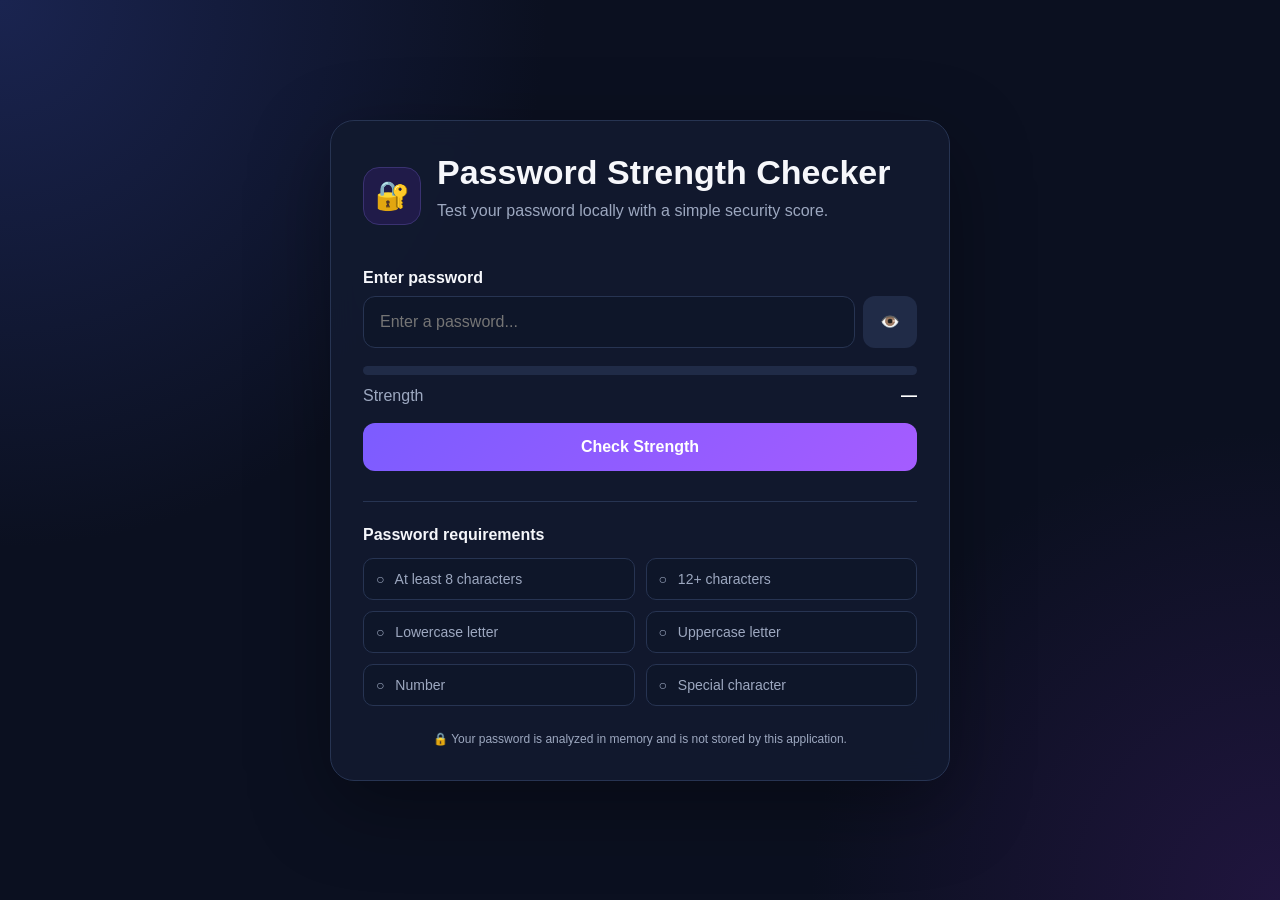
<file: index.html>
<!DOCTYPE html>
<html lang="en">
<head>
  <meta charset="UTF-8" />
  <meta name="viewport" content="width=device-width, initial-scale=1.0" />
  <meta name="description" content="A simple password strength checker." />
  <title>Password Strength Checker</title>
  <link rel="stylesheet" href="style.css" />
</head>
<body>
  <main class="container">
    <section class="card">
      <div class="header">
        <div class="icon">🔐</div>
        <div>
          <h1>Password Strength Checker</h1>
          <p>Test your password locally with a simple security score.</p>
        </div>
      </div>

      <form id="passwordForm">
        <label for="password">Enter password</label>

        <div class="input-row">
          <input
            id="password"
            name="password"
            type="password"
            autocomplete="off"
            placeholder="Enter a password..."
            maxlength="1000"
            required
          />
          <button type="button" id="togglePassword" class="icon-btn" aria-label="Show password">
            👁️
          </button>
        </div>

        <div class="meter">
          <div id="meterFill" class="meter-fill"></div>
        </div>

        <div class="result-row">
          <span>Strength</span>
          <strong id="strengthLabel">—</strong>
        </div>

        <button type="submit" class="check-btn">Check Strength</button>
      </form>

      <section class="results" aria-live="polite">
        <h2>Password requirements</h2>
        <div class="requirements">
          <div class="requirement" id="req-length8"><span>○</span> At least 8 characters</div>
          <div class="requirement" id="req-length12"><span>○</span> 12+ characters</div>
          <div class="requirement" id="req-lowercase"><span>○</span> Lowercase letter</div>
          <div class="requirement" id="req-uppercase"><span>○</span> Uppercase letter</div>
          <div class="requirement" id="req-number"><span>○</span> Number</div>
          <div class="requirement" id="req-special"><span>○</span> Special character</div>
        </div>

        <div id="suggestionsBox" class="suggestions hidden">
          <h2>Suggestions</h2>
          <ul id="suggestions"></ul>
        </div>
      </section>

      <p class="privacy">🔒 Your password is analyzed in memory and is not stored by this application.</p>
    </section>
  </main>

  <script src="script.js"></script>
</body>
</html>
</file>
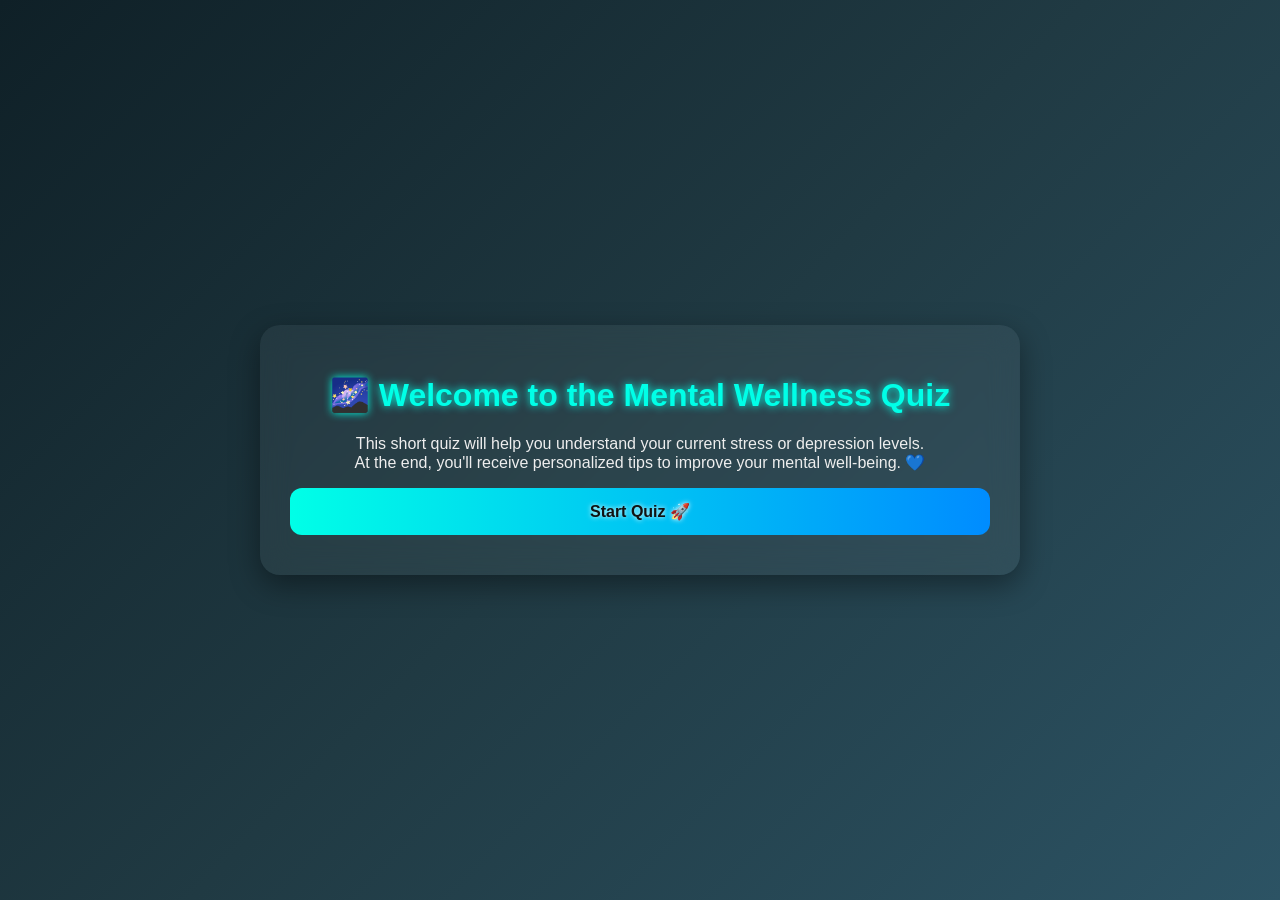
<file: Mindwell.html>
<!DOCTYPE html>
<html lang="en">
<head>
  <meta charset="UTF-8">
  <meta name="viewport" content="width=device-width, initial-scale=1.0">
  <title>Mental Wellness Quiz</title>
  <style>
    body {
      font-family: "Segoe UI", sans-serif;
      background: linear-gradient(135deg, #0f2027, #203a43, #2c5364);
      color: #eee;
      margin: 0;
      padding: 0;
      display: flex;
      justify-content: center;
      align-items: center;
      min-height: 100vh;
    }

    .container {
      max-width: 700px;
      width: 90%;
      background: rgba(255, 255, 255, 0.05);
      backdrop-filter: blur(15px);
      border-radius: 20px;
      padding: 30px;
      box-shadow: 0 10px 30px rgba(0,0,0,0.4);
      animation: fadeIn 1s ease-in-out;
    }

    h1, h2 {
      text-align: center;
      color: #00ffe7;
      text-shadow: 0 0 8px #00ffe7;
    }

    .page {
      display: none;
    }

    .active {
      display: block;
    }

    .question {
      margin: 20px 0;
      padding: 20px;
      border-radius: 12px;
      background: rgba(255,255,255,0.07);
      box-shadow: 0 0 15px rgba(0,255,231,0.1);
    }

    button {
      display: block;
      width: 100%;
      background: linear-gradient(90deg, #00ffe7, #008cff);
      color: #111;
      border: none;
      padding: 14px;
      margin: 10px 0;
      border-radius: 12px;
      font-size: 1rem;
      font-weight: bold;
      cursor: pointer;
      transition: all 0.3s;
      text-shadow: 0 0 5px #fff;
    }

    button:hover {
      transform: translateY(-3px);
      box-shadow: 0 0 15px #00ffe7;
    }

    .result {
      text-align: center;
      margin-top: 20px;
      padding: 20px;
      border-radius: 12px;
      background: rgba(0,0,0,0.4);
      box-shadow: 0 0 10px rgba(0,255,231,0.2);
      animation: fadeIn 1s ease-in-out;
    }

    .tips {
      margin-top: 15px;
      padding: 15px;
      border-radius: 12px;
      background: rgba(0,255,231,0.05);
      text-align: left;
    }

    @keyframes fadeIn {
      from { opacity: 0; transform: translateY(20px); }
      to { opacity: 1; transform: translateY(0); }
    }
  </style>
</head>
<body>
  <div class="container">
    <!-- HOME PAGE -->
    <div id="home" class="page active">
      <h1>🌌 Welcome to the Mental Wellness Quiz</h1>
      <p style="text-align:center;">
        This short quiz will help you understand your current stress or depression levels.<br>
        At the end, you'll receive personalized tips to improve your mental well-being. 💙
      </p>
      <button onclick="goToPage('quiz')">Start Quiz 🚀</button>
    </div>

    <!-- QUIZ PAGE -->
    <div id="quiz" class="page">
      <h1>🧠 Mental Wellness Quiz</h1>
      <div id="quizContent"></div>
    </div>

    <!-- RESULT PAGE -->
    <div id="result" class="page">
      <h1>📊 Your Result</h1>
      <div id="resultContent" class="result"></div>
      <button onclick="goToPage('home')">🏠 Back to Home</button>
      <button onclick="restartQuiz()">🔄 Retake Quiz</button>
    </div>
  </div>

  <script>
    const questions = [
      { 
        text: "How often do you wake up feeling motivated and ready for the day?", 
        options: ["Almost every day 🌞", "Sometimes, depends on mood 🌤", "Rarely, I feel drained 😴", "Almost never, mornings are hard 🌑"], 
        weight: 2 
      },
      { 
        text: "Do you still enjoy your hobbies or spending time with friends?", 
        options: ["Yes, I enjoy them a lot 🎨", "Sometimes, but not always 🎭", "Rarely, I’ve lost some interest 😕", "Not at all, I avoid them 🚫"], 
        weight: 2 
      },
      { 
        text: "How often do you feel overwhelmed by stress or constant worrying?", 
        options: ["Almost never, I handle stress well 💪", "Occasionally, but I cope fine ✨", "Quite often, stress is tough 😟", "Nearly every day, it’s overwhelming 😔"], 
        weight: 3 
      },
      { 
        text: "How well do you usually sleep at night?", 
        options: ["Very well, I sleep peacefully 😴", "Sometimes good, sometimes bad 🌙", "Often restless or hard to sleep 😕", "Almost every night I struggle 🛑"], 
        weight: 2 
      },
      { 
        text: "Do you feel hopeful and confident about your future?", 
        options: ["Yes, I’m optimistic 🌈", "Sometimes, but I get doubts 🌤", "Rarely, I feel uncertain 😐", "Not at all, I feel hopeless 😔"], 
        weight: 2 
      },
      { 
        text: "Do you feel supported by friends, family, or people around you?", 
        options: ["Yes, very supported ❤️", "Somewhat supported 🤝", "Rarely supported 😶", "Not supported at all 💔"], 
        weight: 2 
      }
    ];

    let current = 0;
    let score = 0;

    const quizContent = document.getElementById("quizContent");
    const resultContent = document.getElementById("resultContent");

    function goToPage(pageId) {
      document.querySelectorAll(".page").forEach(p => p.classList.remove("active"));
      document.getElementById(pageId).classList.add("active");

      if (pageId === "quiz") startQuiz();
    }

    function startQuiz() {
      current = 0;
      score = 0;
      showQuestion();
    }

    function showQuestion() {
      if (current < questions.length) {
        const q = questions[current];
        quizContent.innerHTML = `
          <div class="question">
            <h2>Q${current + 1}: ${q.text}</h2>
            ${q.options.map((opt, idx) => 
              `<button onclick="answer(${idx})">${opt}</button>`).join("")}
          </div>
        `;
      } else {
        showResult();
      }
    }

    function answer(value) {
      score += value * questions[current].weight;
      current++;
      showQuestion();
    }

    function showResult() {
      goToPage("result");
      let level, tips;

      if (score < 12) {
        level = "✨ Low Stress / Great Mental State";
        tips = `
          - Keep up your healthy habits! 🌱 <br>
          - Continue exercising, sleeping well & staying social. <br>
          - Practice gratitude journaling to maintain positivity.`;
      } else if (score < 20) {
        level = "⚡ Moderate Stress / Some Struggles";
        tips = `
          - Try daily mindfulness or meditation 🧘 <br>
          - Balance work with relaxation activities 🎶 <br>
          - Talk to trusted friends or family regularly 💬`;
      } else {
        level = "🌑 High Stress / Possible Depression";
        tips = `
          - Reach out to a mental health professional 🩺 <br>
          - Avoid isolation – connect with loved ones ❤️ <br>
          - Reduce screen time, focus on small daily wins ✅ <br>
          - You are not alone. Help is available. 🙏`;
      }

      resultContent.innerHTML = `
        <h2>${level}</h2>
        <p><strong>Your Score:</strong> ${score}</p>
        <div class="tips"><strong>Tips:</strong><br>${tips}</div>
      `;
    }

    function restartQuiz() {
      goToPage("quiz");
    }
  </script>
</body>
</html>
</file>
<file: style.css>
:root {
  --bg: #0b1020;
  --card: #121a2f;
  --card-2: #0e1629;
  --text: #f6f7fb;
  --muted: #9da8c0;
  --border: #273452;
  --accent: #7c5cff;
  --danger: #ff5d73;
  --warning: #ffbd4a;
  --success: #35d07f;
}

* {
  box-sizing: border-box;
}

body {
  margin: 0;
  min-height: 100vh;
  font-family: Inter, Arial, sans-serif;
  color: var(--text);
  background:
    radial-gradient(circle at top left, #1a2450 0, transparent 35%),
    radial-gradient(circle at bottom right, #20153e 0, transparent 30%),
    var(--bg);
  display: grid;
  place-items: center;
  padding: 24px;
}

.container {
  width: 100%;
  max-width: 620px;
}

.card {
  background: rgba(18, 26, 47, 0.95);
  border: 1px solid var(--border);
  border-radius: 24px;
  padding: 32px;
  box-shadow: 0 25px 80px rgba(0, 0, 0, 0.35);
  backdrop-filter: blur(14px);
}

.header {
  display: flex;
  align-items: center;
  gap: 16px;
  margin-bottom: 30px;
}

.icon {
  width: 58px;
  height: 58px;
  display: grid;
  place-items: center;
  background: #201b49;
  border: 1px solid #3a3271;
  border-radius: 16px;
  font-size: 28px;
}

h1, h2, p {
  margin-top: 0;
}

h1 {
  font-size: clamp(24px, 5vw, 34px);
  margin-bottom: 7px;
}

.header p,
.privacy {
  color: var(--muted);
  line-height: 1.5;
}

label {
  display: block;
  margin-bottom: 9px;
  font-weight: 700;
}

.input-row {
  display: flex;
  gap: 8px;
}

input {
  flex: 1;
  min-width: 0;
  padding: 16px;
  border-radius: 12px;
  border: 1px solid var(--border);
  background: var(--card-2);
  color: var(--text);
  font-size: 16px;
  outline: none;
}

input:focus {
  border-color: var(--accent);
  box-shadow: 0 0 0 3px rgba(124, 92, 255, 0.16);
}

button {
  border: 0;
  cursor: pointer;
  font: inherit;
}

.icon-btn {
  width: 54px;
  border-radius: 12px;
  background: #202b47;
  color: white;
}

.check-btn {
  width: 100%;
  margin-top: 18px;
  padding: 15px;
  border-radius: 12px;
  color: white;
  font-weight: 800;
  background: linear-gradient(135deg, #7c5cff, #a55cff);
  transition: transform 0.15s, opacity 0.15s;
}

.check-btn:hover {
  transform: translateY(-1px);
}

.check-btn:active {
  transform: translateY(0);
}

.meter {
  height: 9px;
  background: #202b47;
  border-radius: 99px;
  overflow: hidden;
  margin-top: 18px;
}

.meter-fill {
  height: 100%;
  width: 0%;
  border-radius: inherit;
  transition: width 0.25s ease, background 0.25s ease;
}

.result-row {
  display: flex;
  justify-content: space-between;
  margin-top: 12px;
  color: var(--muted);
}

.result-row strong {
  color: white;
}

.results {
  margin-top: 30px;
  border-top: 1px solid var(--border);
  padding-top: 24px;
}

h2 {
  font-size: 16px;
  margin-bottom: 14px;
}

.requirements {
  display: grid;
  grid-template-columns: 1fr 1fr;
  gap: 11px;
}

.requirement {
  padding: 12px;
  border-radius: 10px;
  background: var(--card-2);
  border: 1px solid var(--border);
  color: var(--muted);
  font-size: 14px;
}

.requirement span {
  margin-right: 7px;
}

.requirement.valid {
  color: #bff6d8;
  border-color: rgba(53, 208, 127, 0.35);
}

.requirement.valid span {
  color: var(--success);
}

.suggestions {
  margin-top: 24px;
  padding: 16px;
  border-radius: 12px;
  background: var(--card-2);
  border: 1px solid var(--border);
}

.suggestions ul {
  margin: 0;
  padding-left: 20px;
  color: var(--muted);
  line-height: 1.7;
}

.hidden {
  display: none;
}

.privacy {
  margin: 24px 0 0;
  font-size: 12px;
  text-align: center;
}

@media (max-width: 520px) {
  .card {
    padding: 22px;
  }

  .requirements {
    grid-template-columns: 1fr;
  }

  .header {
    align-items: flex-start;
  }
}
</file>
